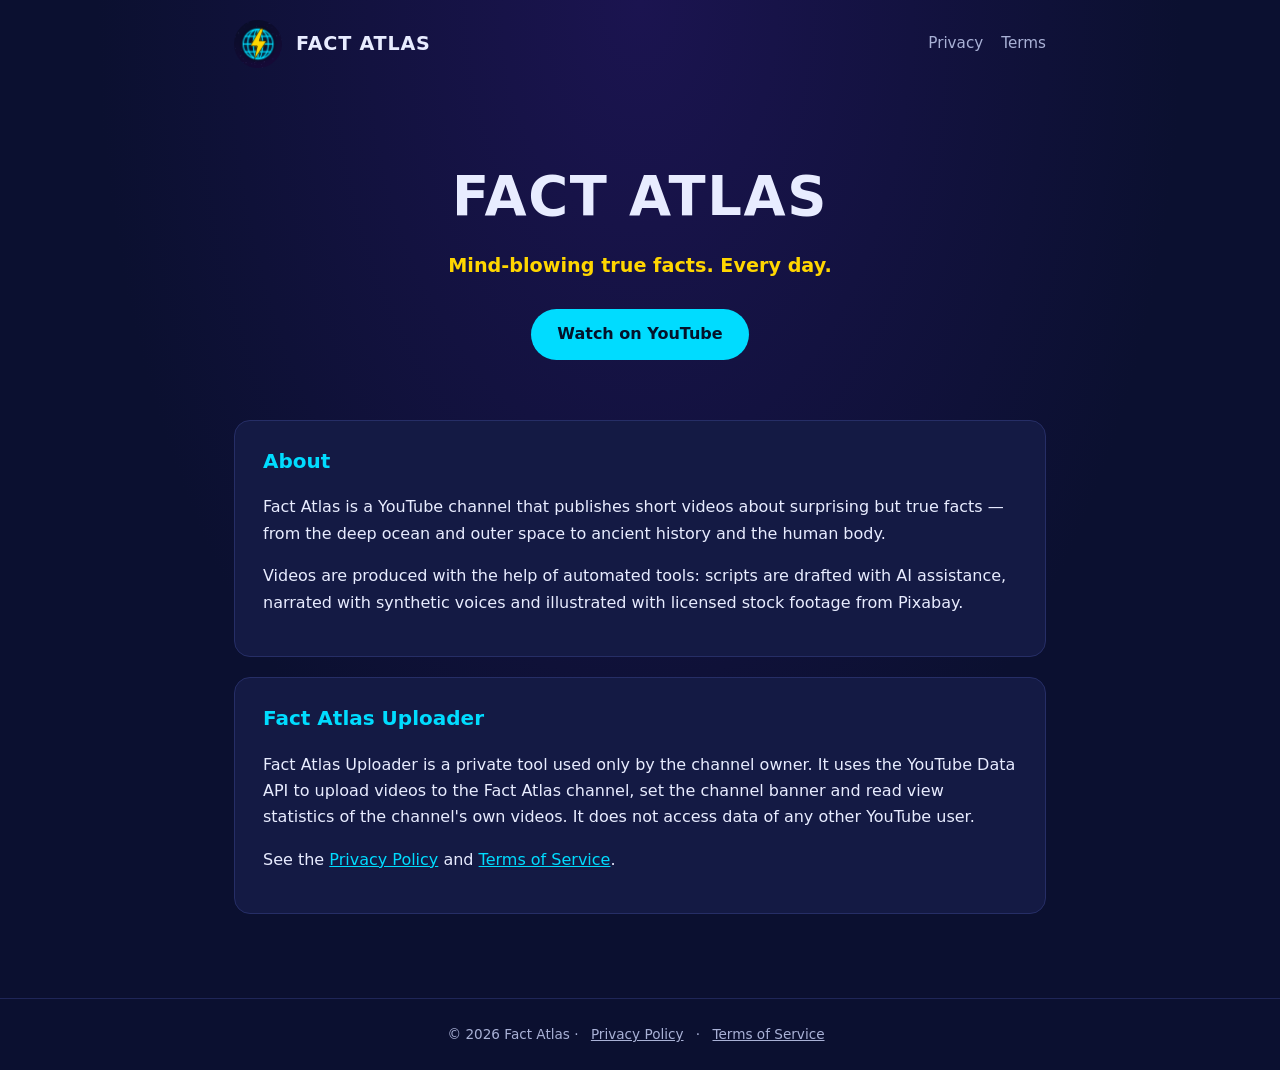
<file: index.html>
<!doctype html>
<html lang="en">
<head>
<meta charset="utf-8">
<meta name="viewport" content="width=device-width, initial-scale=1">
<title>Fact Atlas – Mind-blowing true facts</title>
<meta name="description" content="Fact Atlas publishes short videos about surprising, true facts from science, nature, space and history.">
<link rel="icon" href="logo.png">
<link rel="stylesheet" href="style.css">
</head>
<body>
<header>
  <img src="logo.png" alt="Fact Atlas logo">
  <a href="index.html">FACT ATLAS</a>
  <nav><a href="privacy.html">Privacy</a><a href="terms.html">Terms</a></nav>
</header>
<main>
  <section class="hero">
    <h1>FACT ATLAS</h1>
    <p>Mind-blowing true facts. Every day.</p>
    <a class="btn" href="https://www.youtube.com/channel/UCJj7zuhkHyRpDnnK287KxJw">Watch on YouTube</a>
  </section>

  <div class="card">
    <h2>About</h2>
    <p>Fact Atlas is a YouTube channel that publishes short videos about surprising but true facts — from the deep ocean and outer space to ancient history and the human body.</p>
    <p>Videos are produced with the help of automated tools: scripts are drafted with AI assistance, narrated with synthetic voices and illustrated with licensed stock footage from Pixabay.</p>
  </div>

  <div class="card">
    <h2>Fact Atlas Uploader</h2>
    <p>Fact Atlas Uploader is a private tool used only by the channel owner. It uses the YouTube Data API to upload videos to the Fact Atlas channel, set the channel banner and read view statistics of the channel's own videos. It does not access data of any other YouTube user.</p>
    <p>See the <a href="privacy.html">Privacy Policy</a> and <a href="terms.html">Terms of Service</a>.</p>
  </div>
</main>
<footer>© 2026 Fact Atlas · <a href="privacy.html">Privacy Policy</a> · <a href="terms.html">Terms of Service</a></footer>
</body>
</html>
</file>
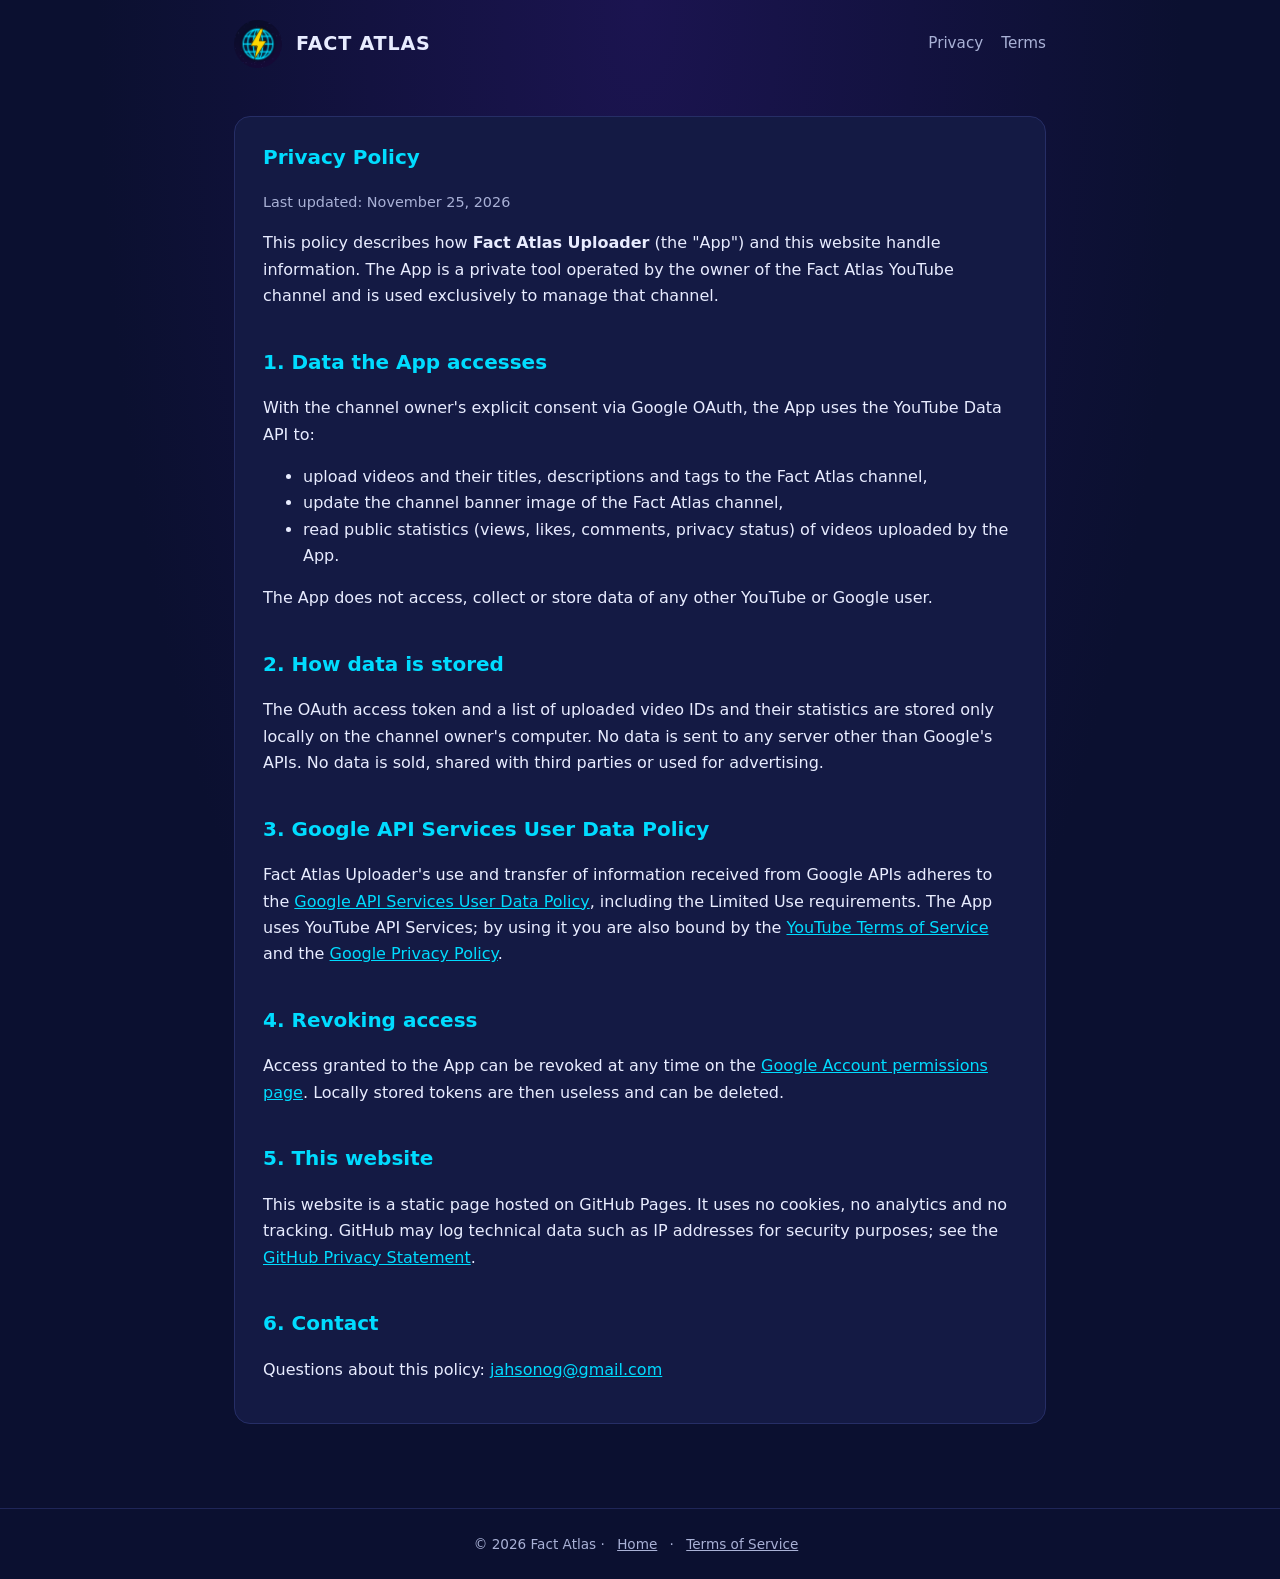
<file: privacy.html>
<!doctype html>
<html lang="en">
<head>
<meta charset="utf-8">
<meta name="viewport" content="width=device-width, initial-scale=1">
<title>Privacy Policy – Fact Atlas</title>
<link rel="icon" href="logo.png">
<link rel="stylesheet" href="style.css">
</head>
<body>
<header>
  <img src="logo.png" alt="Fact Atlas logo">
  <a href="index.html">FACT ATLAS</a>
  <nav><a href="privacy.html">Privacy</a><a href="terms.html">Terms</a></nav>
</header>
<main>
  <div class="card">
    <h2>Privacy Policy</h2>
    <p class="muted">Last updated: November 25, 2026</p>

    <p>This policy describes how <strong>Fact Atlas Uploader</strong> (the "App") and this website handle information. The App is a private tool operated by the owner of the Fact Atlas YouTube channel and is used exclusively to manage that channel.</p>

    <h2>1. Data the App accesses</h2>
    <p>With the channel owner's explicit consent via Google OAuth, the App uses the YouTube Data API to:</p>
    <ul>
      <li>upload videos and their titles, descriptions and tags to the Fact Atlas channel,</li>
      <li>update the channel banner image of the Fact Atlas channel,</li>
      <li>read public statistics (views, likes, comments, privacy status) of videos uploaded by the App.</li>
    </ul>
    <p>The App does not access, collect or store data of any other YouTube or Google user.</p>

    <h2>2. How data is stored</h2>
    <p>The OAuth access token and a list of uploaded video IDs and their statistics are stored only locally on the channel owner's computer. No data is sent to any server other than Google's APIs. No data is sold, shared with third parties or used for advertising.</p>

    <h2>3. Google API Services User Data Policy</h2>
    <p>Fact Atlas Uploader's use and transfer of information received from Google APIs adheres to the <a href="https://developers.google.com/terms/api-services-user-data-policy">Google API Services User Data Policy</a>, including the Limited Use requirements. The App uses YouTube API Services; by using it you are also bound by the <a href="https://www.youtube.com/t/terms">YouTube Terms of Service</a> and the <a href="https://policies.google.com/privacy">Google Privacy Policy</a>.</p>

    <h2>4. Revoking access</h2>
    <p>Access granted to the App can be revoked at any time on the <a href="https://myaccount.google.com/permissions">Google Account permissions page</a>. Locally stored tokens are then useless and can be deleted.</p>

    <h2>5. This website</h2>
    <p>This website is a static page hosted on GitHub Pages. It uses no cookies, no analytics and no tracking. GitHub may log technical data such as IP addresses for security purposes; see the <a href="https://docs.github.com/en/site-policy/privacy-policies/github-general-privacy-statement">GitHub Privacy Statement</a>.</p>

    <h2>6. Contact</h2>
    <p>Questions about this policy: <a href="mailto:jahsonog@gmail.com">jahsonog@gmail.com</a></p>
  </div>
</main>
<footer>© 2026 Fact Atlas · <a href="index.html">Home</a> · <a href="terms.html">Terms of Service</a></footer>
</body>
</html>
</file>
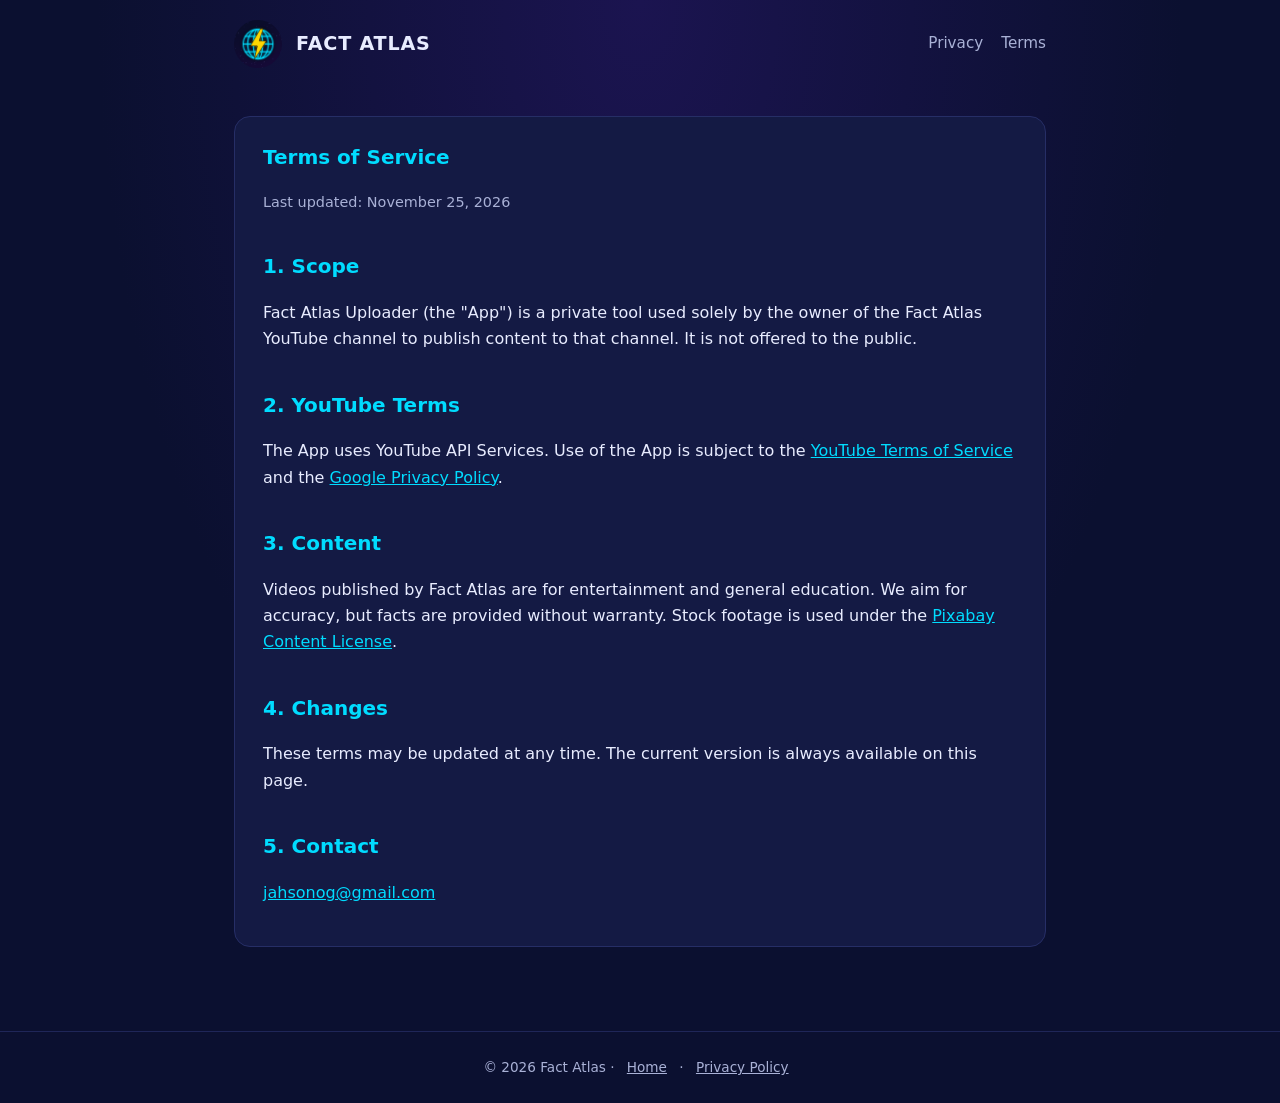
<file: terms.html>
<!doctype html>
<html lang="en">
<head>
<meta charset="utf-8">
<meta name="viewport" content="width=device-width, initial-scale=1">
<title>Terms of Service – Fact Atlas</title>
<link rel="icon" href="logo.png">
<link rel="stylesheet" href="style.css">
</head>
<body>
<header>
  <img src="logo.png" alt="Fact Atlas logo">
  <a href="index.html">FACT ATLAS</a>
  <nav><a href="privacy.html">Privacy</a><a href="terms.html">Terms</a></nav>
</header>
<main>
  <div class="card">
    <h2>Terms of Service</h2>
    <p class="muted">Last updated: November 25, 2026</p>

    <h2>1. Scope</h2>
    <p>Fact Atlas Uploader (the "App") is a private tool used solely by the owner of the Fact Atlas YouTube channel to publish content to that channel. It is not offered to the public.</p>

    <h2>2. YouTube Terms</h2>
    <p>The App uses YouTube API Services. Use of the App is subject to the <a href="https://www.youtube.com/t/terms">YouTube Terms of Service</a> and the <a href="https://policies.google.com/privacy">Google Privacy Policy</a>.</p>

    <h2>3. Content</h2>
    <p>Videos published by Fact Atlas are for entertainment and general education. We aim for accuracy, but facts are provided without warranty. Stock footage is used under the <a href="https://pixabay.com/service/license-summary/">Pixabay Content License</a>.</p>

    <h2>4. Changes</h2>
    <p>These terms may be updated at any time. The current version is always available on this page.</p>

    <h2>5. Contact</h2>
    <p><a href="mailto:jahsonog@gmail.com">jahsonog@gmail.com</a></p>
  </div>
</main>
<footer>© 2026 Fact Atlas · <a href="index.html">Home</a> · <a href="privacy.html">Privacy Policy</a></footer>
</body>
</html>
</file>
<file: style.css>
:root { --bg: #0b1030; --card: #141a44; --text: #e8ecff; --muted: #a9b1d6; --cyan: #00dcff; --yellow: #ffd600; }
* { box-sizing: border-box; }
body { margin: 0; font-family: system-ui, -apple-system, "Segoe UI", Roboto, sans-serif; background: radial-gradient(ellipse at top, #1b1450, var(--bg) 60%); color: var(--text); line-height: 1.65; min-height: 100vh; }
header { display: flex; align-items: center; gap: 14px; padding: 20px 24px; max-width: 860px; margin: 0 auto; }
header img { width: 48px; height: 48px; border-radius: 50%; }
header a { color: var(--text); text-decoration: none; font-weight: 800; letter-spacing: .04em; font-size: 1.2rem; }
nav { margin-left: auto; display: flex; gap: 18px; font-size: .95rem; }
nav a { color: var(--muted); font-weight: 500; letter-spacing: 0; font-size: .95rem; }
nav a:hover { color: var(--cyan); }
main { max-width: 860px; margin: 0 auto; padding: 8px 24px 64px; }
.hero { text-align: center; padding: 56px 0 40px; }
.hero h1 { font-size: clamp(2rem, 6vw, 3.4rem); margin: 0 0 8px; letter-spacing: .03em; }
.hero p { color: var(--yellow); font-weight: 700; font-size: 1.2rem; margin: 0 0 28px; }
.btn { display: inline-block; background: var(--cyan); color: #04122a; padding: 12px 26px; border-radius: 999px; font-weight: 800; text-decoration: none; }
.card { background: var(--card); border: 1px solid #262e66; border-radius: 16px; padding: 24px 28px; margin: 20px 0; }
h2 { color: var(--cyan); margin-top: 1.8em; font-size: 1.25rem; }
.card h2:first-child { margin-top: 0; }
a { color: var(--cyan); }
.muted { color: var(--muted); font-size: .9rem; }
footer { text-align: center; color: var(--muted); font-size: .85rem; padding: 24px; border-top: 1px solid #1f2658; }
footer a { color: var(--muted); margin: 0 8px; }
</file>
